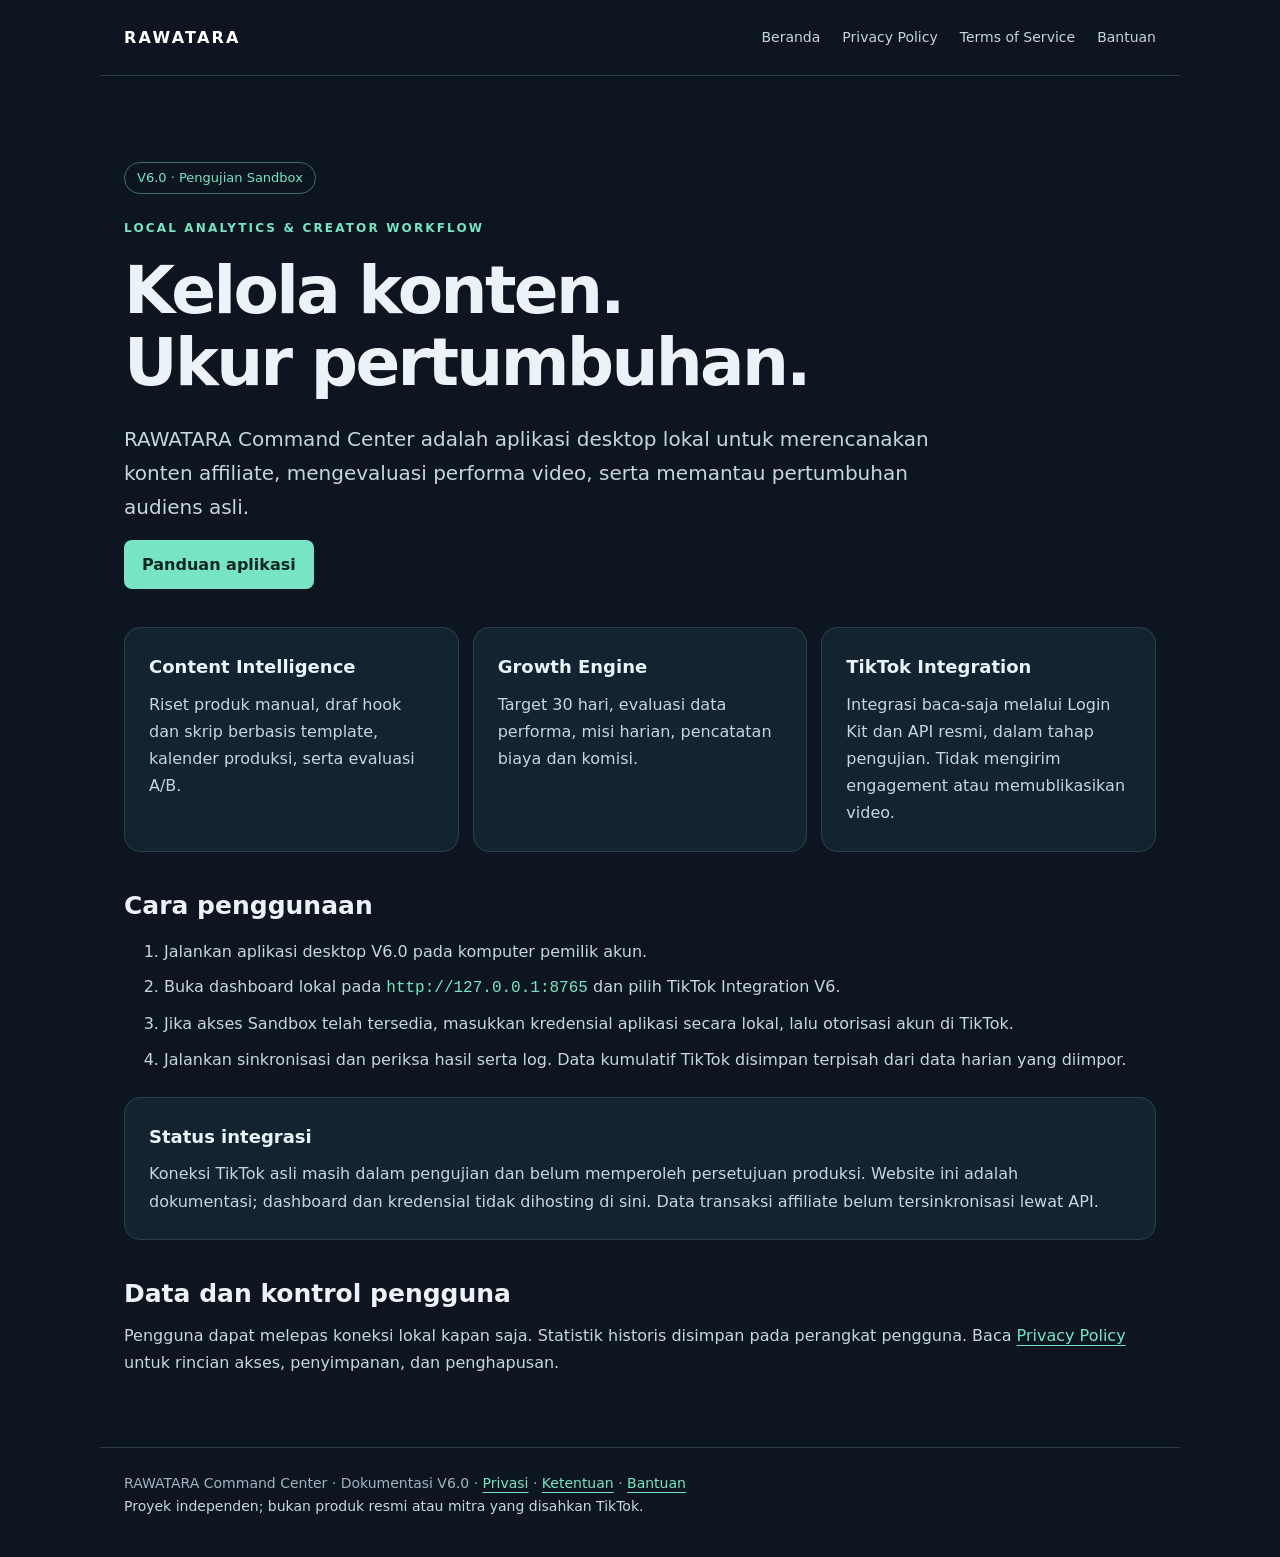
<file: index.html>
<!doctype html><html lang="id"><head><meta charset="utf-8"><meta name="viewport" content="width=device-width,initial-scale=1"><meta name="description" content="Dokumentasi resmi RAWATARA Command Center, aplikasi lokal analitik dan perencanaan konten affiliate."><title>Command Center | RAWATARA</title><link rel="stylesheet" href="style.css"></head><body><header><a class="brand" href="index.html">RAWATARA</a><nav aria-label="Navigasi utama"><a href="index.html">Beranda</a><a href="privacy.html">Privacy Policy</a><a href="terms.html">Terms of Service</a><a href="support.html">Bantuan</a></nav></header><main><section class="hero"><span class="status">V6.0 · Pengujian Sandbox</span><p class="eyebrow" style="margin-top:24px">Local analytics &amp; creator workflow</p><h1>Kelola konten.<br>Ukur pertumbuhan.</h1><p class="lead">RAWATARA Command Center adalah aplikasi desktop lokal untuk merencanakan konten affiliate, mengevaluasi performa video, serta memantau pertumbuhan audiens asli.</p><a class="button" href="#setup">Panduan aplikasi</a></section><section class="grid"><div class="tile"><h3>Content Intelligence</h3><p>Riset produk manual, draf hook dan skrip berbasis template, kalender produksi, serta evaluasi A/B.</p></div><div class="tile"><h3>Growth Engine</h3><p>Target 30 hari, evaluasi data performa, misi harian, pencatatan biaya dan komisi.</p></div><div class="tile"><h3>TikTok Integration</h3><p>Integrasi baca-saja melalui Login Kit dan API resmi, dalam tahap pengujian. Tidak mengirim engagement atau memublikasikan video.</p></div></section><h2 id="setup">Cara penggunaan</h2><ol><li>Jalankan aplikasi desktop V6.0 pada komputer pemilik akun.</li><li>Buka dashboard lokal pada <code>http://127.0.0.1:8765</code> dan pilih TikTok Integration V6.</li><li>Jika akses Sandbox telah tersedia, masukkan kredensial aplikasi secara lokal, lalu otorisasi akun di TikTok.</li><li>Jalankan sinkronisasi dan periksa hasil serta log. Data kumulatif TikTok disimpan terpisah dari data harian yang diimpor.</li></ol><div class="note"><h3>Status integrasi</h3><p>Koneksi TikTok asli masih dalam pengujian dan belum memperoleh persetujuan produksi. Website ini adalah dokumentasi; dashboard dan kredensial tidak dihosting di sini. Data transaksi affiliate belum tersinkronisasi lewat API.</p></div><h2>Data dan kontrol pengguna</h2><p>Pengguna dapat melepas koneksi lokal kapan saja. Statistik historis disimpan pada perangkat pengguna. Baca <a href="privacy.html">Privacy Policy</a> untuk rincian akses, penyimpanan, dan penghapusan.</p></main><footer>RAWATARA Command Center · Dokumentasi V6.0 · <a href="privacy.html">Privasi</a> · <a href="terms.html">Ketentuan</a> · <a href="support.html">Bantuan</a><p>Proyek independen; bukan produk resmi atau mitra yang disahkan TikTok.</p></footer></body></html>
</file>
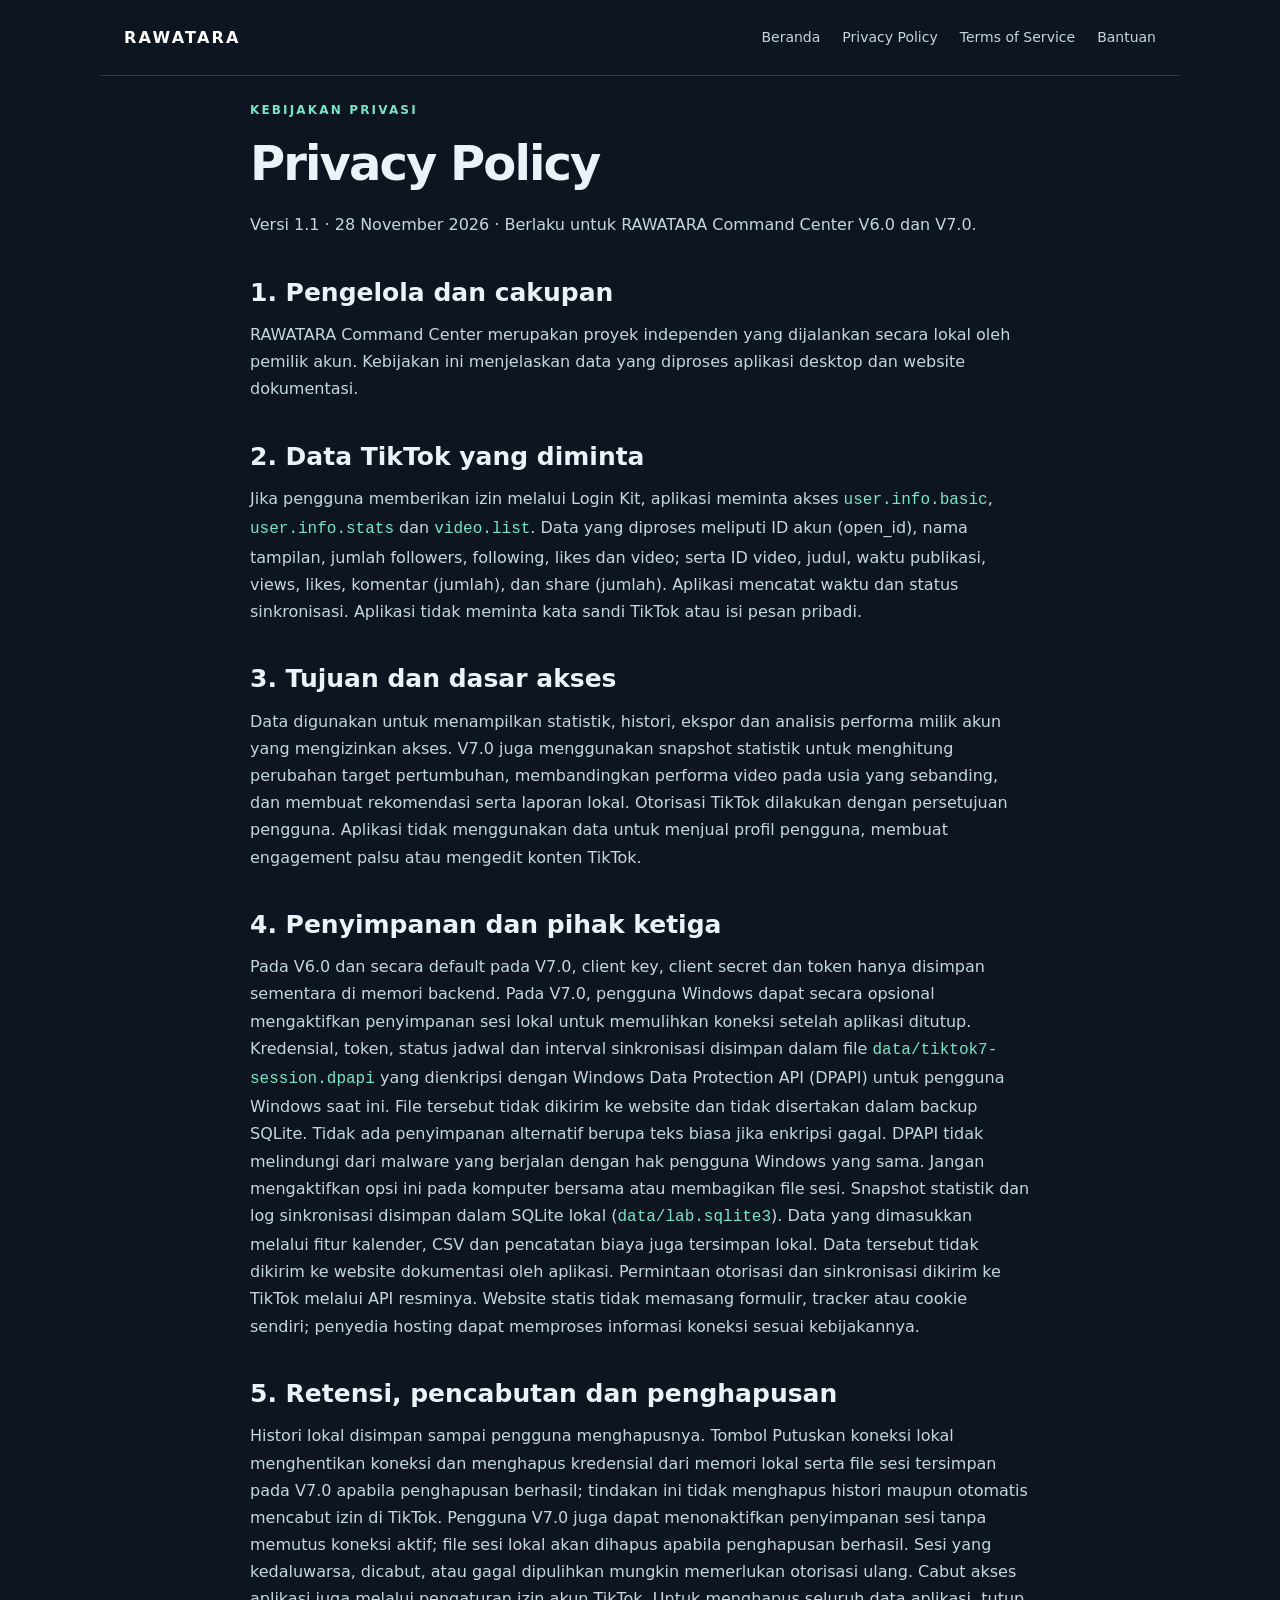
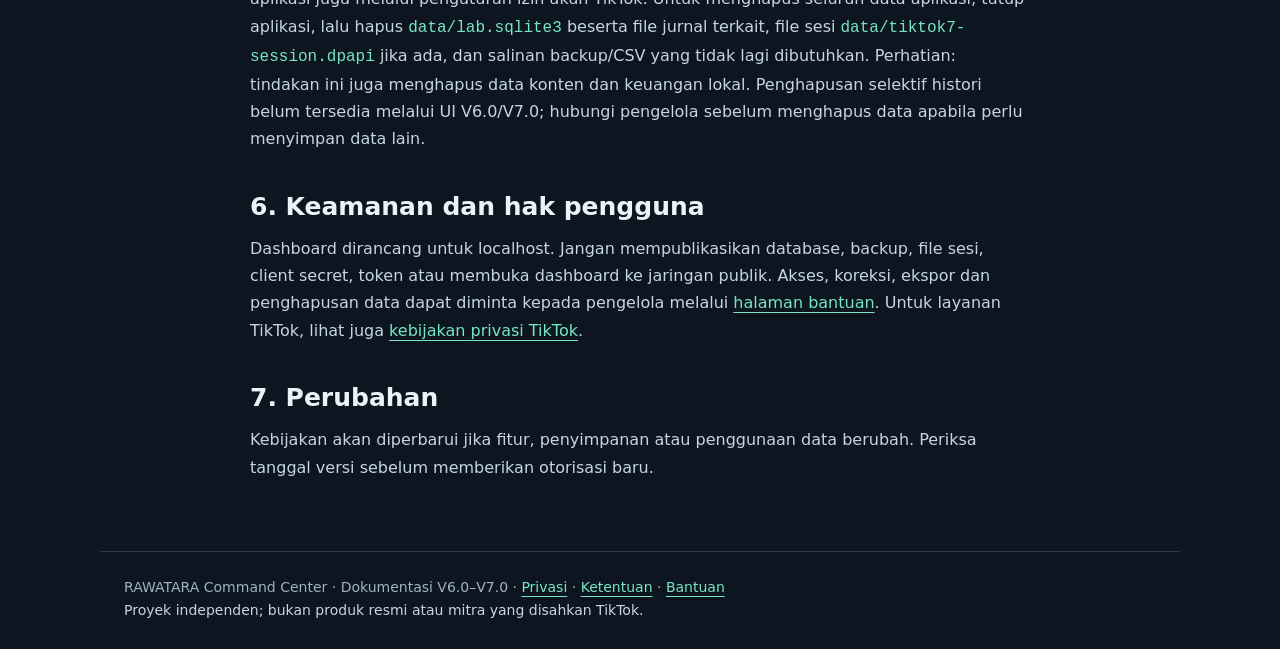
<file: privacy.html>
<!doctype html><html lang="id"><head><meta charset="utf-8"><meta name="viewport" content="width=device-width,initial-scale=1"><meta name="description" content="Dokumentasi resmi RAWATARA Command Center, aplikasi lokal analitik dan perencanaan konten affiliate."><title>Privacy Policy | RAWATARA</title><link rel="stylesheet" href="style.css"></head><body><header><a class="brand" href="index.html">RAWATARA</a><nav aria-label="Navigasi utama"><a href="index.html">Beranda</a><a href="privacy.html">Privacy Policy</a><a href="terms.html">Terms of Service</a><a href="support.html">Bantuan</a></nav></header><main><article><p class="eyebrow">Kebijakan privasi</p><h1>Privacy Policy</h1><p>Versi 1.1 · 28 November 2026 · Berlaku untuk RAWATARA Command Center V6.0 dan V7.0.</p><h2>1. Pengelola dan cakupan</h2><p>RAWATARA Command Center merupakan proyek independen yang dijalankan secara lokal oleh pemilik akun. Kebijakan ini menjelaskan data yang diproses aplikasi desktop dan website dokumentasi.</p><h2>2. Data TikTok yang diminta</h2><p>Jika pengguna memberikan izin melalui Login Kit, aplikasi meminta akses <code>user.info.basic</code>, <code>user.info.stats</code> dan <code>video.list</code>. Data yang diproses meliputi ID akun (open_id), nama tampilan, jumlah followers, following, likes dan video; serta ID video, judul, waktu publikasi, views, likes, komentar (jumlah), dan share (jumlah). Aplikasi mencatat waktu dan status sinkronisasi. Aplikasi tidak meminta kata sandi TikTok atau isi pesan pribadi.</p><h2>3. Tujuan dan dasar akses</h2><p>Data digunakan untuk menampilkan statistik, histori, ekspor dan analisis performa milik akun yang mengizinkan akses. V7.0 juga menggunakan snapshot statistik untuk menghitung perubahan target pertumbuhan, membandingkan performa video pada usia yang sebanding, dan membuat rekomendasi serta laporan lokal. Otorisasi TikTok dilakukan dengan persetujuan pengguna. Aplikasi tidak menggunakan data untuk menjual profil pengguna, membuat engagement palsu atau mengedit konten TikTok.</p><h2>4. Penyimpanan dan pihak ketiga</h2><p>Pada V6.0 dan secara default pada V7.0, client key, client secret dan token hanya disimpan sementara di memori backend. Pada V7.0, pengguna Windows dapat secara opsional mengaktifkan penyimpanan sesi lokal untuk memulihkan koneksi setelah aplikasi ditutup. Kredensial, token, status jadwal dan interval sinkronisasi disimpan dalam file <code>data/tiktok7-session.dpapi</code> yang dienkripsi dengan Windows Data Protection API (DPAPI) untuk pengguna Windows saat ini. File tersebut tidak dikirim ke website dan tidak disertakan dalam backup SQLite. Tidak ada penyimpanan alternatif berupa teks biasa jika enkripsi gagal. DPAPI tidak melindungi dari malware yang berjalan dengan hak pengguna Windows yang sama. Jangan mengaktifkan opsi ini pada komputer bersama atau membagikan file sesi. Snapshot statistik dan log sinkronisasi disimpan dalam SQLite lokal (<code>data/lab.sqlite3</code>). Data yang dimasukkan melalui fitur kalender, CSV dan pencatatan biaya juga tersimpan lokal. Data tersebut tidak dikirim ke website dokumentasi oleh aplikasi. Permintaan otorisasi dan sinkronisasi dikirim ke TikTok melalui API resminya. Website statis tidak memasang formulir, tracker atau cookie sendiri; penyedia hosting dapat memproses informasi koneksi sesuai kebijakannya.</p><h2>5. Retensi, pencabutan dan penghapusan</h2><p>Histori lokal disimpan sampai pengguna menghapusnya. Tombol Putuskan koneksi lokal menghentikan koneksi dan menghapus kredensial dari memori lokal serta file sesi tersimpan pada V7.0 apabila penghapusan berhasil; tindakan ini tidak menghapus histori maupun otomatis mencabut izin di TikTok. Pengguna V7.0 juga dapat menonaktifkan penyimpanan sesi tanpa memutus koneksi aktif; file sesi lokal akan dihapus apabila penghapusan berhasil. Sesi yang kedaluwarsa, dicabut, atau gagal dipulihkan mungkin memerlukan otorisasi ulang. Cabut akses aplikasi juga melalui pengaturan izin akun TikTok. Untuk menghapus seluruh data aplikasi, tutup aplikasi, lalu hapus <code>data/lab.sqlite3</code> beserta file jurnal terkait, file sesi <code>data/tiktok7-session.dpapi</code> jika ada, dan salinan backup/CSV yang tidak lagi dibutuhkan. Perhatian: tindakan ini juga menghapus data konten dan keuangan lokal. Penghapusan selektif histori belum tersedia melalui UI V6.0/V7.0; hubungi pengelola sebelum menghapus data apabila perlu menyimpan data lain.</p><h2>6. Keamanan dan hak pengguna</h2><p>Dashboard dirancang untuk localhost. Jangan mempublikasikan database, backup, file sesi, client secret, token atau membuka dashboard ke jaringan publik. Akses, koreksi, ekspor dan penghapusan data dapat diminta kepada pengelola melalui <a href="support.html">halaman bantuan</a>. Untuk layanan TikTok, lihat juga <a href="https://www.tiktok.com/legal/page/row/privacy-policy/en">kebijakan privasi TikTok</a>.</p><h2>7. Perubahan</h2><p>Kebijakan akan diperbarui jika fitur, penyimpanan atau penggunaan data berubah. Periksa tanggal versi sebelum memberikan otorisasi baru.</p></article></main><footer>RAWATARA Command Center · Dokumentasi V6.0–V7.0 · <a href="privacy.html">Privasi</a> · <a href="terms.html">Ketentuan</a> · <a href="support.html">Bantuan</a><p>Proyek independen; bukan produk resmi atau mitra yang disahkan TikTok.</p></footer></body></html>
</file>
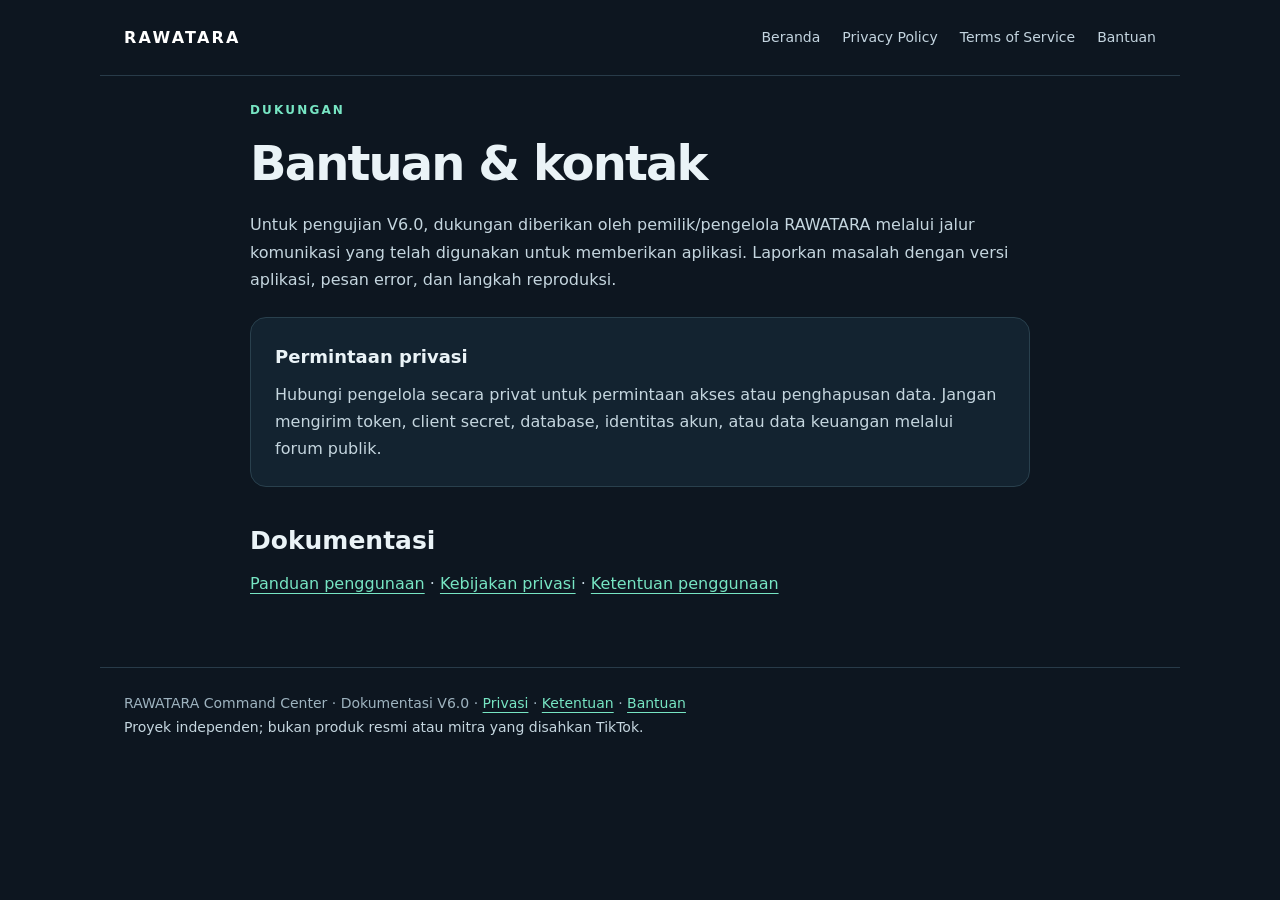
<file: support.html>
<!doctype html><html lang="id"><head><meta charset="utf-8"><meta name="viewport" content="width=device-width,initial-scale=1"><meta name="description" content="Dokumentasi resmi RAWATARA Command Center, aplikasi lokal analitik dan perencanaan konten affiliate."><title>Bantuan | RAWATARA</title><link rel="stylesheet" href="style.css"></head><body><header><a class="brand" href="index.html">RAWATARA</a><nav aria-label="Navigasi utama"><a href="index.html">Beranda</a><a href="privacy.html">Privacy Policy</a><a href="terms.html">Terms of Service</a><a href="support.html">Bantuan</a></nav></header><main><article><p class="eyebrow">Dukungan</p><h1>Bantuan &amp; kontak</h1><p>Untuk pengujian V6.0, dukungan diberikan oleh pemilik/pengelola RAWATARA melalui jalur komunikasi yang telah digunakan untuk memberikan aplikasi. Laporkan masalah dengan versi aplikasi, pesan error, dan langkah reproduksi.</p><div class="note"><h3>Permintaan privasi</h3><p>Hubungi pengelola secara privat untuk permintaan akses atau penghapusan data. Jangan mengirim token, client secret, database, identitas akun, atau data keuangan melalui forum publik.</p></div><p id="repo-help" hidden>Untuk masalah teknis umum tanpa data pribadi, gunakan <a id="issues" href="index.html">repositori GitHub website ini</a>.</p><script>if(location.hostname.endsWith('.github.io')){const owner=location.hostname.split('.')[0];const repo=location.pathname.split('/').filter(Boolean)[0];if(owner&&repo&&repo.endsWith('.html')===false){document.getElementById('issues').href='https://github.com/'+encodeURIComponent(owner)+'/'+encodeURIComponent(repo);document.getElementById('repo-help').hidden=false}}</script><h2>Dokumentasi</h2><p><a href="index.html#setup">Panduan penggunaan</a> · <a href="privacy.html">Kebijakan privasi</a> · <a href="terms.html">Ketentuan penggunaan</a></p></article></main><footer>RAWATARA Command Center · Dokumentasi V6.0 · <a href="privacy.html">Privasi</a> · <a href="terms.html">Ketentuan</a> · <a href="support.html">Bantuan</a><p>Proyek independen; bukan produk resmi atau mitra yang disahkan TikTok.</p></footer></body></html>
</file>
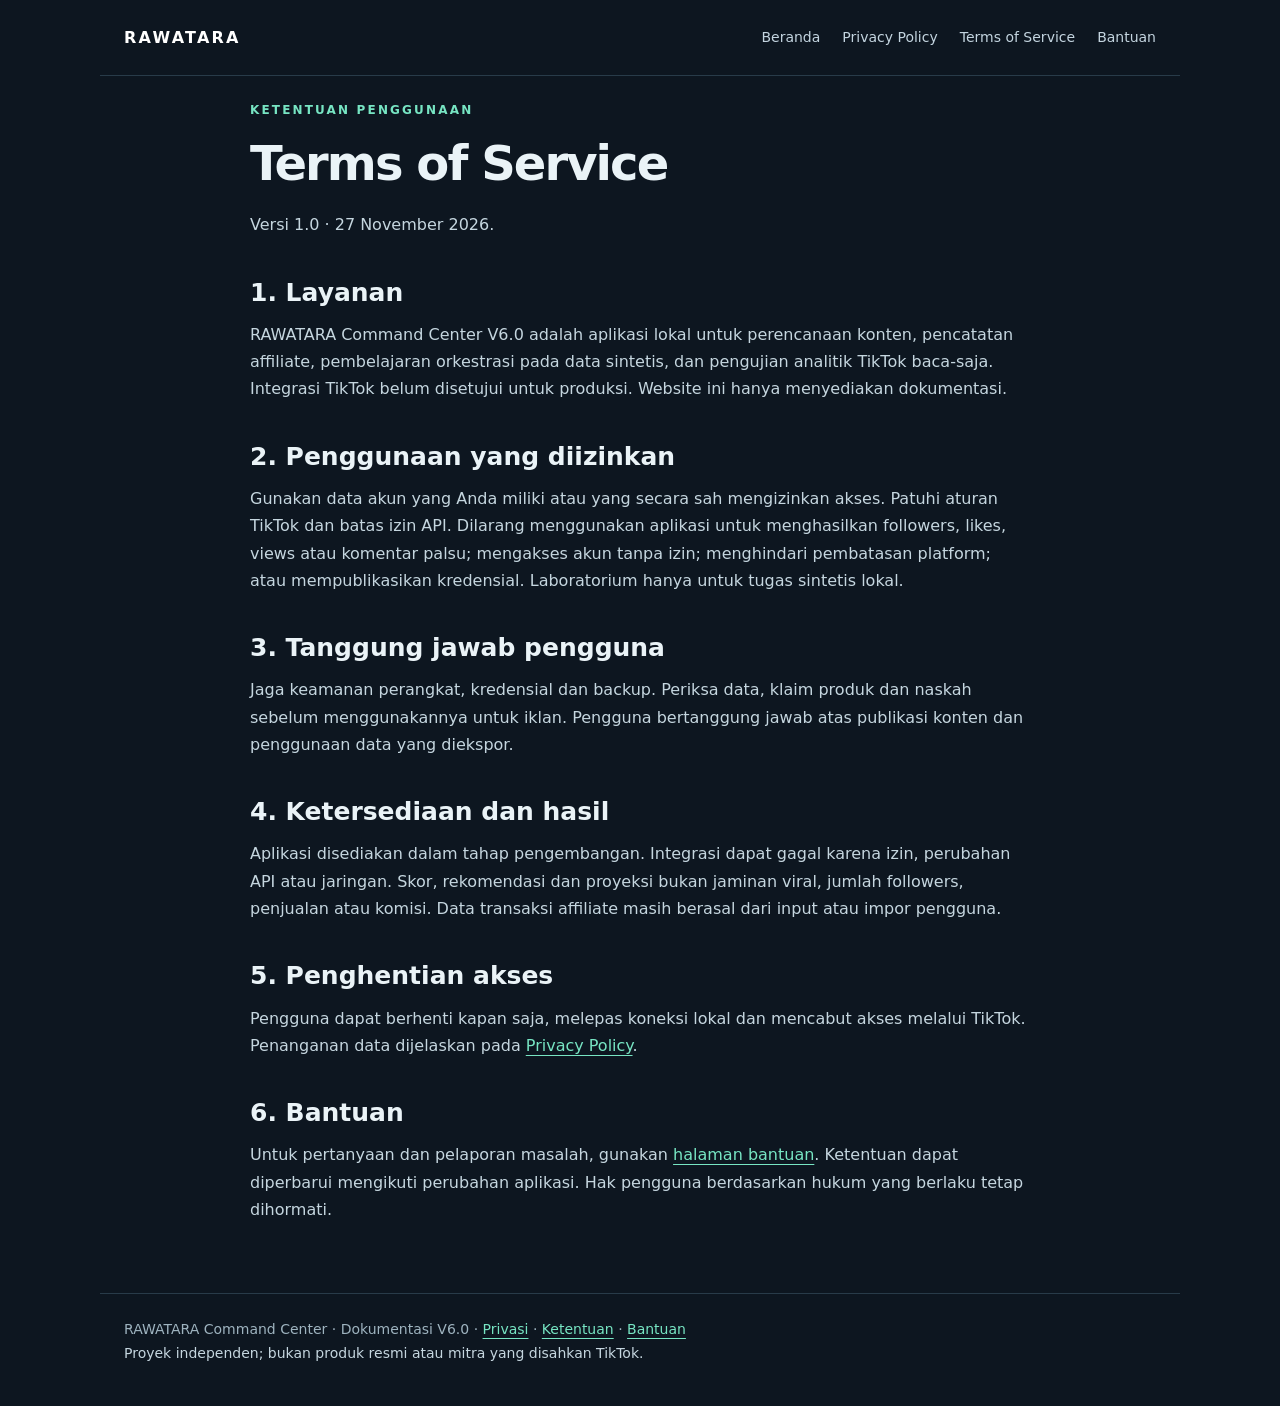
<file: terms.html>
<!doctype html><html lang="id"><head><meta charset="utf-8"><meta name="viewport" content="width=device-width,initial-scale=1"><meta name="description" content="Dokumentasi resmi RAWATARA Command Center, aplikasi lokal analitik dan perencanaan konten affiliate."><title>Terms of Service | RAWATARA</title><link rel="stylesheet" href="style.css"></head><body><header><a class="brand" href="index.html">RAWATARA</a><nav aria-label="Navigasi utama"><a href="index.html">Beranda</a><a href="privacy.html">Privacy Policy</a><a href="terms.html">Terms of Service</a><a href="support.html">Bantuan</a></nav></header><main><article><p class="eyebrow">Ketentuan penggunaan</p><h1>Terms of Service</h1><p>Versi 1.0 · 27 November 2026.</p><h2>1. Layanan</h2><p>RAWATARA Command Center V6.0 adalah aplikasi lokal untuk perencanaan konten, pencatatan affiliate, pembelajaran orkestrasi pada data sintetis, dan pengujian analitik TikTok baca-saja. Integrasi TikTok belum disetujui untuk produksi. Website ini hanya menyediakan dokumentasi.</p><h2>2. Penggunaan yang diizinkan</h2><p>Gunakan data akun yang Anda miliki atau yang secara sah mengizinkan akses. Patuhi aturan TikTok dan batas izin API. Dilarang menggunakan aplikasi untuk menghasilkan followers, likes, views atau komentar palsu; mengakses akun tanpa izin; menghindari pembatasan platform; atau mempublikasikan kredensial. Laboratorium hanya untuk tugas sintetis lokal.</p><h2>3. Tanggung jawab pengguna</h2><p>Jaga keamanan perangkat, kredensial dan backup. Periksa data, klaim produk dan naskah sebelum menggunakannya untuk iklan. Pengguna bertanggung jawab atas publikasi konten dan penggunaan data yang diekspor.</p><h2>4. Ketersediaan dan hasil</h2><p>Aplikasi disediakan dalam tahap pengembangan. Integrasi dapat gagal karena izin, perubahan API atau jaringan. Skor, rekomendasi dan proyeksi bukan jaminan viral, jumlah followers, penjualan atau komisi. Data transaksi affiliate masih berasal dari input atau impor pengguna.</p><h2>5. Penghentian akses</h2><p>Pengguna dapat berhenti kapan saja, melepas koneksi lokal dan mencabut akses melalui TikTok. Penanganan data dijelaskan pada <a href="privacy.html">Privacy Policy</a>.</p><h2>6. Bantuan</h2><p>Untuk pertanyaan dan pelaporan masalah, gunakan <a href="support.html">halaman bantuan</a>. Ketentuan dapat diperbarui mengikuti perubahan aplikasi. Hak pengguna berdasarkan hukum yang berlaku tetap dihormati.</p></article></main><footer>RAWATARA Command Center · Dokumentasi V6.0 · <a href="privacy.html">Privasi</a> · <a href="terms.html">Ketentuan</a> · <a href="support.html">Bantuan</a><p>Proyek independen; bukan produk resmi atau mitra yang disahkan TikTok.</p></footer></body></html>
</file>
<file: style.css>
*{box-sizing:border-box}html{scroll-behavior:smooth}body{margin:0;background:#0d1620;color:#eaf3f7;font:16px/1.7 system-ui,-apple-system,BlinkMacSystemFont,"Segoe UI",sans-serif}a{color:#77e5c3;text-underline-offset:4px}a:focus-visible{outline:2px solid #fff;outline-offset:4px}header,main,footer{max-width:1080px;margin:auto;padding:24px}header{display:flex;align-items:center;justify-content:space-between;gap:20px;flex-wrap:wrap;border-bottom:1px solid #283b49}.brand{font-weight:800;color:#fff;letter-spacing:.14em;text-decoration:none}nav{display:flex;gap:22px;flex-wrap:wrap}nav a{font-size:14px;color:#c3d4df;text-decoration:none}nav a:hover{text-decoration:underline}.hero{padding:62px 0 38px;max-width:850px}.eyebrow{color:#77e5c3;font-size:12px;font-weight:750;letter-spacing:.18em;text-transform:uppercase}h1{font-size:clamp(36px,6vw,66px);line-height:1.1;letter-spacing:-.04em;margin:16px 0 22px}h2{font-size:25px;line-height:1.3;margin:38px 0 12px}h3{font-size:18px;margin:0 0 8px}p{margin:0 0 16px;color:#c5d6df}.lead{font-size:20px}.grid{display:grid;grid-template-columns:repeat(auto-fit,minmax(240px,1fr));gap:14px}.tile,.note{padding:24px;border:1px solid #29404d;border-radius:16px;background:#132330}.tile p:last-child,.note p:last-child{margin-bottom:0}.button{display:inline-block;background:#77e5c3;color:#0b2722;font-weight:750;border-radius:8px;padding:11px 18px;text-decoration:none}.note{margin:24px 0}article{max-width:780px;margin:auto}article h1{font-size:clamp(32px,5vw,48px)}li{margin:8px 0;color:#c5d6df}footer{border-top:1px solid #283b49;color:#9eb3bf;font-size:14px;margin-top:30px}code{overflow-wrap:anywhere;color:#77e5c3}.status{display:inline-block;padding:4px 12px;border:1px solid #426d62;border-radius:20px;font-size:13px;color:#77e5c3} @media(max-width:600px){header,main,footer{padding:18px}.hero{padding:35px 0}nav{gap:12px}}
</file>
